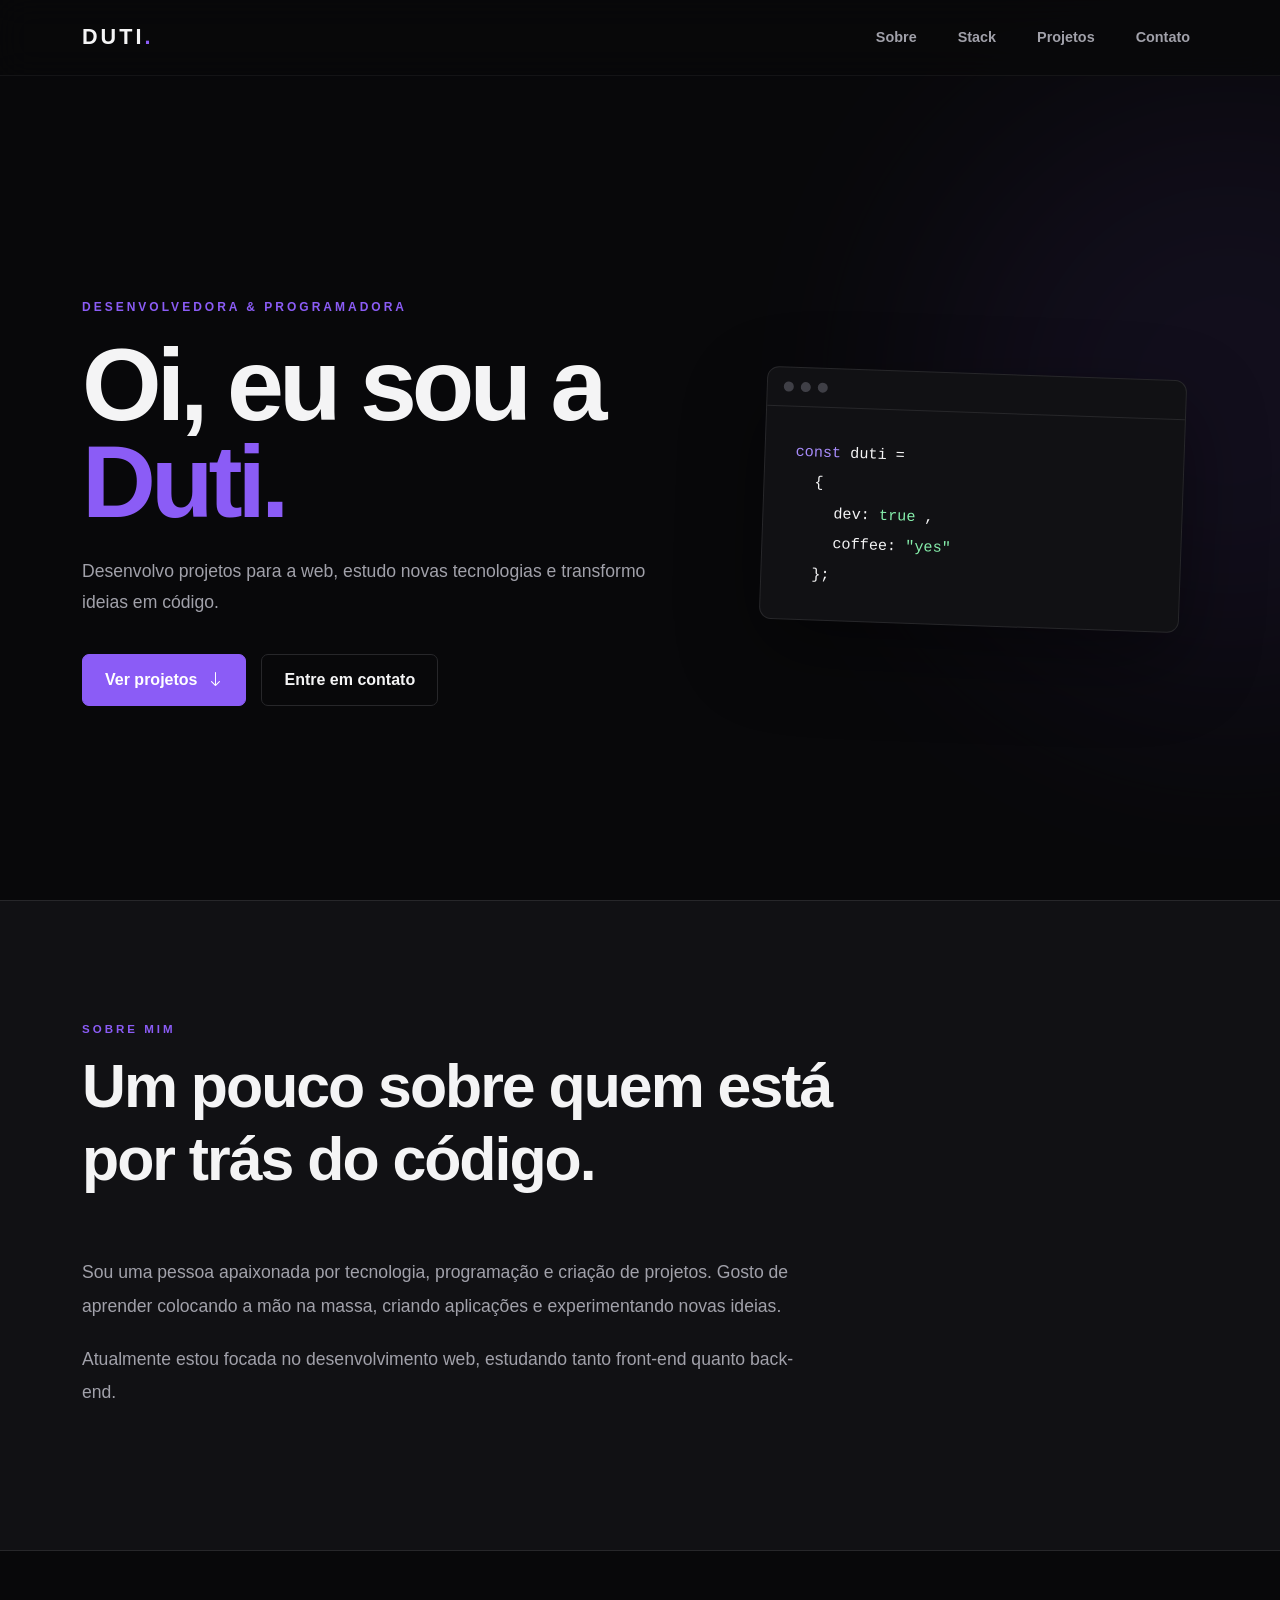
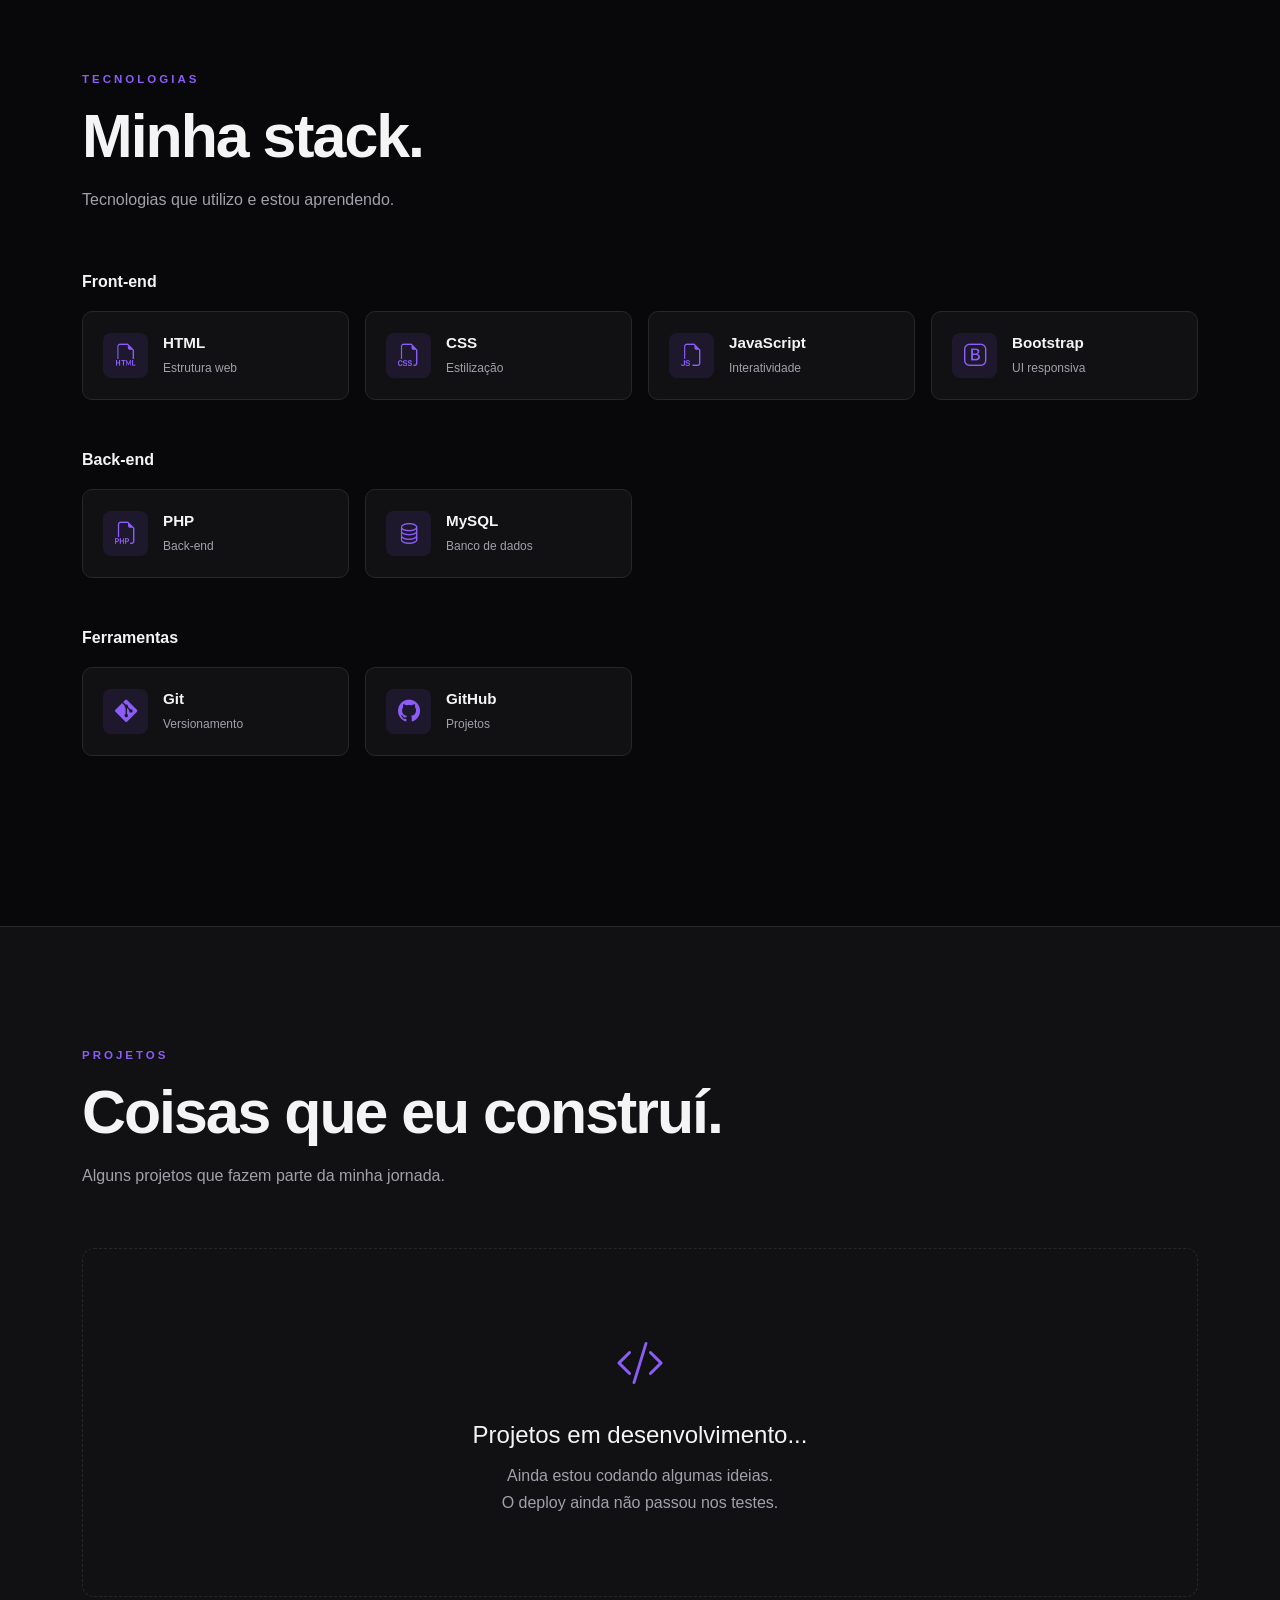
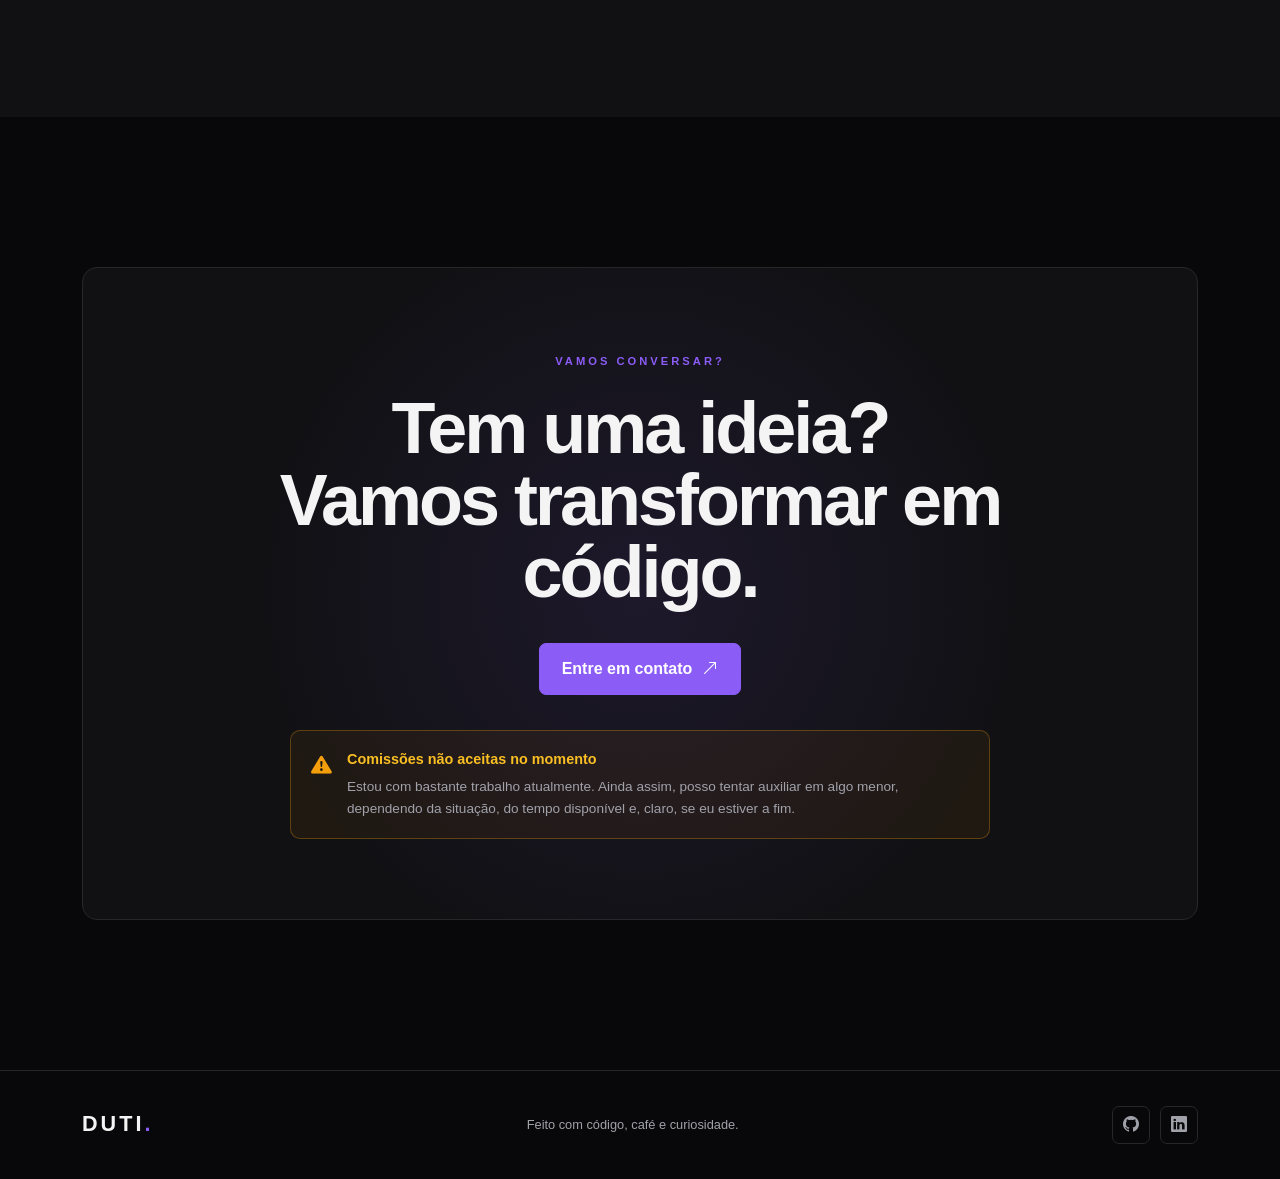
<file: index.html>
<!DOCTYPE html>
<html lang="pt-BR">

<head>

    <!-- Configurações básicas -->
    <meta charset="UTF-8">
    <meta name="viewport" content="width=device-width, initial-scale=1.0">

    <!-- SEO básico -->
    <meta
        name="description"
        content="Portfólio da Duti — desenvolvimento web, programação e projetos."
    >

    <title>Duti — Desenvolvedora</title>


    <!-- =====================================================
         BOOTSTRAP
         ===================================================== -->

    <link
        href="https://cdn.jsdelivr.net/npm/bootstrap@5.3.8/dist/css/bootstrap.min.css"
        rel="stylesheet"
    >


    <!-- =====================================================
         BOOTSTRAP ICONS
         ===================================================== -->

    <link
        rel="stylesheet"
        href="https://cdn.jsdelivr.net/npm/bootstrap-icons@1.13.1/font/bootstrap-icons.min.css"
    >


    <!-- =====================================================
         NOSSO CSS
         ===================================================== -->

    <link rel="stylesheet" href="style.css">

</head>


<body>


    <!-- =====================================================
         HEADER
         ===================================================== -->

    <header class="site-header">

        <nav class="navbar navbar-expand-lg">

            <div class="container">

                <!-- Logo -->

                <a href="#" class="navbar-brand logo">
                    DUTI<span>.</span>
                </a>


                <!-- Botão mobile -->

                <button
                    class="navbar-toggler"
                    type="button"
                    data-bs-toggle="collapse"
                    data-bs-target="#mainMenu"
                    aria-controls="mainMenu"
                    aria-expanded="false"
                    aria-label="Abrir menu"
                >

                    <i class="bi bi-list"></i>

                </button>


                <!-- Menu -->

                <div
                    class="collapse navbar-collapse"
                    id="mainMenu"
                >

                    <ul class="navbar-nav ms-auto">

                        <li class="nav-item">
                            <a
                                class="nav-link"
                                href="#sobre"
                            >
                                Sobre
                            </a>
                        </li>

                        <li class="nav-item">
                            <a
                                class="nav-link"
                                href="#stack"
                            >
                                Stack
                            </a>
                        </li>

                        <li class="nav-item">
                            <a
                                class="nav-link"
                                href="#projetos"
                            >
                                Projetos
                            </a>
                        </li>

                        <li class="nav-item">
                            <a
                                class="nav-link"
                                href="#contato"
                            >
                                Contato
                            </a>
                        </li>

                    </ul>

                </div>

            </div>

        </nav>

    </header>



    <!-- =====================================================
         HERO
         ===================================================== -->

    <main>

        <section class="hero">

            <div class="container">

                <div class="row align-items-center">

                    <!-- Texto -->

                    <div class="col-lg-7">

                        <span class="hero-label">
                            DESENVOLVEDORA & PROGRAMADORA
                        </span>


                        <h1 class="hero-title">

                            Oi, eu sou a
                            <span>Duti.</span>

                        </h1>


                        <p class="hero-description">

                            Desenvolvo projetos para a web,
                            estudo novas tecnologias e transformo
                            ideias em código.

                        </p>


                        <!-- Botões -->

                        <div class="hero-buttons">

                            <a
                                href="#projetos"
                                class="btn btn-main"
                            >
                                Ver projetos
                                <i class="bi bi-arrow-down"></i>
                            </a>


                            <a
                                href="#contato"
                                class="btn btn-outline-main"
                            >
                                Entre em contato
                            </a>

                        </div>

                    </div>


                    <!-- Elemento visual -->

                    <div class="col-lg-5">

                        <div class="hero-decoration">

                            <div class="code-window">

                                <div class="window-header">

                                    <span></span>
                                    <span></span>
                                    <span></span>

                                </div>


                                <div class="code-content">

                                    <p>
                                        <span class="code-purple">
                                            const
                                        </span>

                                        duti =
                                    </p>

                                    <p class="indent">

                                        {

                                    </p>

                                    <p class="indent-2">

                                        dev:
                                        <span class="code-string">
                                            true
                                        </span>,

                                    </p>

                                    <p class="indent-2">

                                        coffee:
                                        <span class="code-string">
                                            "yes"
                                        </span>

                                    </p>

                                    <p class="indent">

                                        };

                                    </p>

                                </div>

                            </div>

                        </div>

                    </div>

                </div>

            </div>

        </section>



        <!-- =================================================
             SOBRE
             ================================================= -->

        <section
            id="sobre"
            class="section about-section"
        >

            <div class="container">

                <div class="section-heading">

                    <span>
                        SOBRE MIM
                    </span>

                    <h2>
                        Um pouco sobre quem está por trás do código.
                    </h2>

                </div>


                <div class="row">

                    <div class="col-lg-8">

                        <p class="about-text">

                            Sou uma pessoa apaixonada por tecnologia,
                            programação e criação de projetos.

                            Gosto de aprender colocando a mão na massa,
                            criando aplicações e experimentando novas
                            ideias.

                        </p>


                        <p class="about-text">

                            Atualmente estou focada no desenvolvimento
                            web, estudando tanto front-end quanto
                            back-end.

                        </p>

                    </div>

                </div>

            </div>

        </section>



        <!-- =================================================
             STACK / TECNOLOGIAS
             ================================================= -->

        <section
            id="stack"
            class="section stack-section"
        >

            <div class="container">

                <div class="section-heading">

                    <span>
                        TECNOLOGIAS
                    </span>

                    <h2>
                        Minha stack.
                    </h2>

                    <p>
                        Tecnologias que utilizo e estou aprendendo.
                    </p>

                </div>


                <!-- Front-end -->

                <div class="stack-category">

                    <h3>
                        Front-end
                    </h3>


                    <div class="row g-3">

                        <div class="col-md-6 col-lg-3">

                            <div class="tech-card">

                                <i class="bi bi-filetype-html"></i>

                                <div>
                                    <strong>HTML</strong>
                                    <small>Estrutura web</small>
                                </div>

                            </div>

                        </div>


                        <div class="col-md-6 col-lg-3">

                            <div class="tech-card">

                                <i class="bi bi-filetype-css"></i>

                                <div>
                                    <strong>CSS</strong>
                                    <small>Estilização</small>
                                </div>

                            </div>

                        </div>


                        <div class="col-md-6 col-lg-3">

                            <div class="tech-card">

                                <i class="bi bi-filetype-js"></i>

                                <div>
                                    <strong>JavaScript</strong>
                                    <small>Interatividade</small>
                                </div>

                            </div>

                        </div>


                        <div class="col-md-6 col-lg-3">

                            <div class="tech-card">

                                <i class="bi bi-bootstrap"></i>

                                <div>
                                    <strong>Bootstrap</strong>
                                    <small>UI responsiva</small>
                                </div>

                            </div>

                        </div>

                    </div>

                </div>



                <!-- Back-end -->

                <div class="stack-category">

                    <h3>
                        Back-end
                    </h3>


                    <div class="row g-3">

                        <div class="col-md-6 col-lg-3">

                            <div class="tech-card">

                                <i class="bi bi-filetype-php"></i>

                                <div>
                                    <strong>PHP</strong>
                                    <small>Back-end</small>
                                </div>

                            </div>

                        </div>


                        <div class="col-md-6 col-lg-3">

                            <div class="tech-card">

                                <i class="bi bi-database"></i>

                                <div>
                                    <strong>MySQL</strong>
                                    <small>Banco de dados</small>
                                </div>

                            </div>

                        </div>

                    </div>

                </div>



                <!-- Ferramentas -->

                <div class="stack-category">

                    <h3>
                        Ferramentas
                    </h3>


                    <div class="row g-3">

                        <div class="col-md-6 col-lg-3">

                            <div class="tech-card">

                                <i class="bi bi-git"></i>

                                <div>
                                    <strong>Git</strong>
                                    <small>Versionamento</small>
                                </div>

                            </div>

                        </div>


                        <div class="col-md-6 col-lg-3">

                            <div class="tech-card">

                                <i class="bi bi-github"></i>

                                <div>
                                    <strong>GitHub</strong>
                                    <small>Projetos</small>
                                </div>

                            </div>

                        </div>

                    </div>

                </div>

            </div>

        </section>



        <!-- =================================================
             PROJETOS
             ================================================= -->

<!-- =================================================
     PROJETOS
     ================================================= -->

<section id="projetos" class="section projects-section">

    <div class="container">

        <div class="section-heading">

            <span>PROJETOS</span>

            <h2>Coisas que eu construí.</h2>

            <p>
                Alguns projetos que fazem parte da minha jornada.
            </p>

        </div>


        <!-- =================================================
     PROJETOS — EM DESENVOLVIMENTO
     ================================================= -->

<div class="projects-empty">

    <i class="bi bi-code-slash"></i>

    <h3>
        Projetos em desenvolvimento...
    </h3>

    <p>
        Ainda estou codando algumas ideias.
        <br>
        O deploy ainda não passou nos testes. 
    </p>

</div>

        <!-- =================================================
             MODELO DE PROJETO

             Quando tiver um projeto interessante,
             copie este bloco e preencha as informações.

             Depois é só remover os comentários.
             ================================================= -->

        <!--

        <div class="row g-4">

            <div class="col-md-6">

                <article class="project-card">

                    <div class="project-image">

                        <img
                            src="assets/projetos/NOME-DA-IMAGEM.png"
                            alt="Descrição do projeto"
                        >

                    </div>


                    <div class="project-content">

                        <span class="project-type">
                            WEB
                        </span>

                        <h3>
                            Nome do projeto
                        </h3>

                        <p>
                            Descrição curta explicando
                            o que o projeto faz.
                        </p>


                        <div class="project-tech">

                            <span>HTML</span>
                            <span>CSS</span>
                            <span>JavaScript</span>

                        </div>


                        <div class="project-links">

                            <a
                                href="#"
                                class="project-link"
                                target="_blank"
                            >
                                Ver projeto
                                <i class="bi bi-arrow-up-right"></i>
                            </a>


                            <a
                                href="#"
                                class="project-link github-link"
                                target="_blank"
                            >
                                GitHub
                                <i class="bi bi-github"></i>
                            </a>

                        </div>

                    </div>

                </article>

            </div>

        </div>

        <--


        <!-- =================================================
             FUTUROS PROJETOS
             =================================================

             Adicione novos cards acima quando tiver
             projetos que realmente queira mostrar.

             ================================================= -->

    </div>

</section>



        <!-- =================================================
             CONTATO
             ================================================= -->

        <section
            id="contato"
            class="section contact-section"
        >

            <div class="container">

                <div class="contact-box">

                    <span>
                        VAMOS CONVERSAR?
                    </span>

                    <h2>
                        Tem uma ideia?
                        <br>
                        Vamos transformar em código.
                    </h2>


                    <a
                        href="contato.html"
                        class="btn btn-main"
                    >
                        Entre em contato
                        <i class="bi bi-arrow-up-right"></i>
                    </a>

                    <!-- =================================================
     AVISO DE COMISSÕES
     ================================================= -->

    <div class="contact-notice">

    <i class="bi bi-exclamation-triangle-fill"></i>

    <div>

        <strong>
            Comissões não aceitas no momento
        </strong>

        <p>
            Estou com bastante trabalho atualmente.
            Ainda assim, posso tentar auxiliar em algo menor,
            dependendo da situação, do tempo disponível e,
            claro, se eu estiver a fim. 
        </p>

    </div>
                </div>

                

    </div>

            </div>

        </section>

    </main>



    <!-- =====================================================
         FOOTER
         ===================================================== -->

    <footer class="site-footer">

        <div class="container">

            <div class="footer-content">

                <span class="logo">
                    DUTI<span>.</span>
                </span>

                <p>
                    Feito com código, café e curiosidade.
                </p>

                <div class="social-links">

                    <a href="#" aria-label="GitHub">
                        <i class="bi bi-github"></i>
                    </a>

                    <a href="#" aria-label="LinkedIn">
                        <i class="bi bi-linkedin"></i>
                    </a>

                </div>

            </div>

        </div>

    </footer>



    <!-- =====================================================
         BOOTSTRAP JS
         ===================================================== -->

    <script
        src="https://cdn.jsdelivr.net/npm/bootstrap@5.3.8/dist/js/bootstrap.bundle.min.js">
    </script>


    <!-- =====================================================
         NOSSO JAVASCRIPT
         ===================================================== -->

    <script src="script.js"></script>

</body>

</html>
</file>
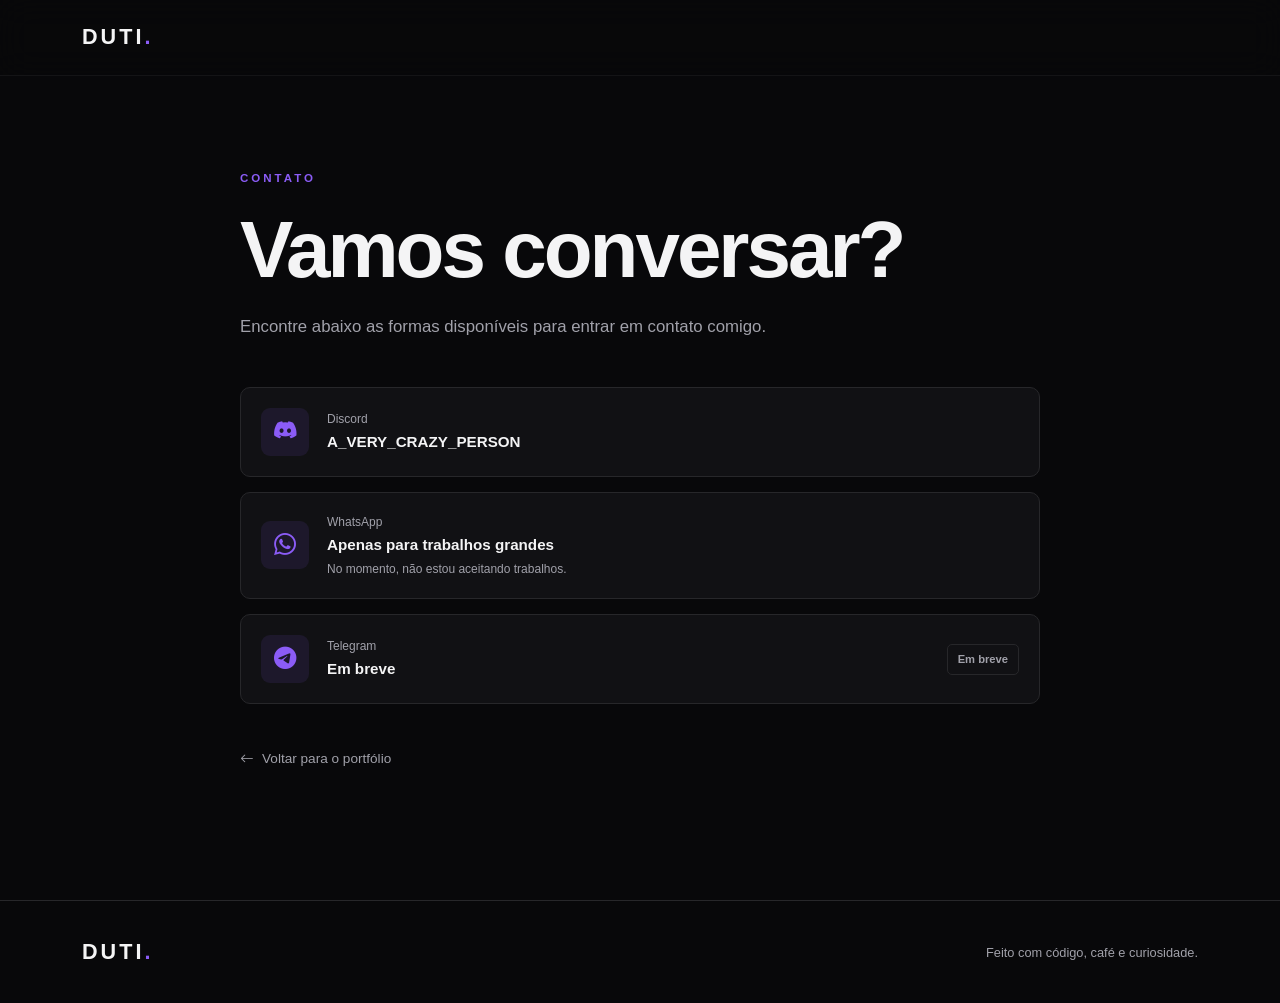
<file: contato.html>
<!DOCTYPE html>
<html lang="pt-BR">

<head>

    <!-- Configurações básicas -->

    <meta charset="UTF-8">

    <meta
        name="viewport"
        content="width=device-width, initial-scale=1.0"
    >

    <title>Contato — Duti</title>


    <!-- Bootstrap -->

    <link
        href="https://cdn.jsdelivr.net/npm/bootstrap@5.3.8/dist/css/bootstrap.min.css"
        rel="stylesheet"
    >


    <!-- Bootstrap Icons -->

    <link
        rel="stylesheet"
        href="https://cdn.jsdelivr.net/npm/bootstrap-icons@1.13.1/font/bootstrap-icons.min.css"
    >


    <!-- CSS -->

    <link
        rel="stylesheet"
        href="style.css"
    >

</head>


<body>


    <!-- =================================================
         HEADER
         ================================================= -->

    <header class="site-header">

        <nav class="navbar">

            <div class="container">

                <a
                    href="index.html"
                    class="logo"
                >
                    DUTI<span>.</span>
                </a>

            </div>

        </nav>

    </header>



    <!-- =================================================
         CONTEÚDO
         ================================================= -->

    <main>

        <section class="contact-page">

            <div class="container">

                <div class="contact-page-content">


                    <!-- Título -->

                    <span class="contact-page-label">
                        CONTATO
                    </span>


                    <h1>
                        Vamos conversar?
                    </h1>


                    <p class="contact-page-description">
                        Encontre abaixo as formas disponíveis
                        para entrar em contato comigo.
                    </p>



                    <!-- =================================================
                         DISCORD
                         ================================================= -->

                    <div class="contact-method">

                        <div class="contact-method-icon">

                            <i class="bi bi-discord"></i>

                        </div>


                        <div class="contact-method-info">

                            <span>
                                Discord
                            </span>

                            <strong>
                                A_VERY_CRAZY_PERSON
                            </strong>

                        </div>

                    </div>



                    <!-- =================================================
                         WHATSAPP
                         ================================================= -->

                    <div class="contact-method">

                        <div class="contact-method-icon">

                            <i class="bi bi-whatsapp"></i>

                        </div>


                        <div class="contact-method-info">

                            <span>
                                WhatsApp
                            </span>

                            <strong>
                                Apenas para trabalhos grandes
                            </strong>

                            <small>
                                No momento, não estou aceitando
                                trabalhos.
                            </small>

                        </div>


                        <!--

                        Para ativar o WhatsApp:

                        1. Remova os comentários deste link.
                        2. Troque SEUNUMERO pelo número completo.

                        Exemplo:

                        https://wa.me/5551999999999

                        -->

                        <!--

                        <a
                            href="https://wa.me/SEUNUMERO"
                            class="contact-method-link"
                            target="_blank"
                            rel="noopener noreferrer"
                        >

                            WhatsApp

                            <i class="bi bi-arrow-up-right"></i>

                        </a>

                        -->

                    </div>



                    <!-- =================================================
                         TELEGRAM
                         ================================================= -->

                    <div class="contact-method">

                        <div class="contact-method-icon">

                            <i class="bi bi-telegram"></i>

                        </div>


                        <div class="contact-method-info">

                            <span>
                                Telegram
                            </span>

                            <strong>
                                Em breve
                            </strong>

                        </div>


                        <span class="contact-status">
                            Em breve
                        </span>

                    </div>



                    <!-- =================================================
                         VOLTAR
                         ================================================= -->

                    <a
                        href="index.html"
                        class="contact-back"
                    >

                        <i class="bi bi-arrow-left"></i>

                        Voltar para o portfólio

                    </a>

                </div>

            </div>

        </section>

    </main>



    <!-- =================================================
         FOOTER
         ================================================= -->

    <footer class="site-footer">

        <div class="container">

            <div class="footer-content">

                <span class="logo">
                    DUTI<span>.</span>
                </span>

                <p>
                    Feito com código, café e curiosidade.
                </p>

            </div>

        </div>

    </footer>

</body>

</html>
</file>
<file: style.css>
/* =========================================================
   VARIÁVEIS DO PROJETO
   ========================================================= */

:root {

    /* Cores principais */
    --bg: #08080a;
    --surface: #111114;
    --card: #17171b;

    /* Textos */
    --text: #f4f4f5;
    --muted: #a1a1aa;

    /* Bordas */
    --border: #27272a;

    /* Cor principal da identidade */
    --accent: #8b5cf6;
    --accent-hover: #a78bfa;

}


/* =========================================================
   CONFIGURAÇÕES GERAIS
   ========================================================= */

* {
    margin: 0;
    padding: 0;
    box-sizing: border-box;
}

html {
    scroll-behavior: smooth;
}

body {

    background: var(--bg);
    color: var(--text);

    font-family:
        Arial,
        Helvetica,
        sans-serif;

    overflow-x: hidden;
}


/* Seleção de texto */

::selection {
    background: var(--accent);
    color: white;
}


/* =========================================================
   HEADER
   ========================================================= */

.site-header {

    position: fixed;

    top: 0;
    left: 0;

    width: 100%;

    z-index: 1000;

    background: rgba(8, 8, 10, 0.75);

    border-bottom: 1px solid rgba(255, 255, 255, 0.05);

    backdrop-filter: blur(16px);

}


/* Navbar */

.navbar {
    min-height: 75px;
}


/* Logo */

.logo {

    color: var(--text) !important;

    font-size: 1.35rem;

    font-weight: 900;

    letter-spacing: 3px;

    text-decoration: none;

}


/* Ponto da logo */

.logo span {
    color: var(--accent);
}


/* Botão mobile */

.navbar-toggler {

    border: 1px solid var(--border);

    color: var(--text);

    padding: 8px 12px;

}


/* Remove a aparência padrão do botão */

.navbar-toggler:focus {
    box-shadow: none;
}


/* Ícone do botão */

.navbar-toggler i {
    font-size: 1.4rem;
}


/* Links */

.nav-link {

    position: relative;

    color: var(--muted) !important;

    font-size: 0.9rem;

    font-weight: 600;

    margin-left: 25px;

    transition: color 0.2s ease;

}


/* Hover dos links */

.nav-link:hover {
    color: var(--text) !important;
}


/* Pequena linha abaixo do link */

.nav-link::after {

    content: "";

    position: absolute;

    left: 0;
    bottom: 3px;

    width: 0;
    height: 2px;

    background: var(--accent);

    transition: width 0.2s ease;

}


/* Mostra a linha */

.nav-link:hover::after {
    width: 100%;
}


/* =========================================================
   HERO
   ========================================================= */

.hero {

    position: relative;

    min-height: 100vh;

    display: flex;

    align-items: center;

    padding-top: 100px;

    overflow: hidden;

}


/*
   Brilho roxo no fundo.
*/

.hero::before {

    content: "";

    position: absolute;

    width: 600px;
    height: 600px;

    top: 10%;
    right: -250px;

    background: var(--accent);

    opacity: 0.08;

    filter: blur(120px);

    border-radius: 50%;

    pointer-events: none;

}


/* Conteúdo do Hero */

.hero .container {
    position: relative;
    z-index: 1;
}


/* Texto pequeno */

.hero-label {

    display: inline-block;

    margin-bottom: 20px;

    color: var(--accent);

    font-size: 0.75rem;

    font-weight: 800;

    letter-spacing: 3px;

}


/* Título */

.hero-title {

    max-width: 800px;

    margin-bottom: 25px;

    color: var(--text);

    font-size: clamp(
        3.5rem,
        8vw,
        7rem
    );

    font-weight: 900;

    line-height: 0.95;

    letter-spacing: -5px;

}


/* Nome Duti */

.hero-title span {
    display: block;

    color: var(--accent);
}


/* Descrição */

.hero-description {

    max-width: 600px;

    margin-bottom: 35px;

    color: var(--muted);

    font-size: 1.1rem;

    line-height: 1.8;

}


/* =========================================================
   BOTÕES
   ========================================================= */

.hero-buttons {

    display: flex;

    align-items: center;

    gap: 15px;

}


/* Botão principal */

.btn-main {

    display: inline-flex;

    align-items: center;

    gap: 10px;

    padding: 13px 22px;

    border: 1px solid var(--accent);

    border-radius: 7px;

    background: var(--accent);

    color: white;

    font-weight: 700;

    text-decoration: none;

    transition:
        background 0.2s ease,
        transform 0.2s ease,
        box-shadow 0.2s ease;

}


/* Hover */

.btn-main:hover {

    background: var(--accent-hover);

    color: white;

    transform: translateY(-3px);

    box-shadow:
        0 10px 30px
        rgba(139, 92, 246, 0.2);

}


/* Botão secundário */

.btn-outline-main {

    padding: 13px 22px;

    border: 1px solid var(--border);

    border-radius: 7px;

    color: var(--text);

    font-weight: 700;

    transition:
        border-color 0.2s ease,
        color 0.2s ease,
        background 0.2s ease;

}


/* Hover */

.btn-outline-main:hover {

    border-color: var(--accent);

    color: var(--accent-hover);

    background: rgba(139, 92, 246, 0.05);

}


/* =========================================================
   JANELA DE CÓDIGO
   ========================================================= */

.hero-decoration {

    display: flex;

    justify-content: center;

    align-items: center;

}


/* Janela */

.code-window {

    width: 100%;

    max-width: 420px;

    overflow: hidden;

    border: 1px solid var(--border);

    border-radius: 12px;

    background: var(--surface);

    box-shadow:
        0 30px 80px
        rgba(0, 0, 0, 0.4);

    transform: rotate(2deg);

    transition: transform 0.3s ease;

}


/* Ao passar o mouse */

.code-window:hover {
    transform: rotate(0deg) translateY(-5px);
}


/* Barra superior */

.window-header {

    display: flex;

    gap: 7px;

    padding: 14px 16px;

    border-bottom: 1px solid var(--border);

}


/* Bolinhas */

.window-header span {

    width: 10px;
    height: 10px;

    border-radius: 50%;

    background: #3f3f46;

}


/* Área do código */

.code-content {

    padding: 30px;

    font-family:
        "Courier New",
        monospace;

    font-size: 0.95rem;

    line-height: 2;

}


/* Remove margem dos parágrafos */

.code-content p {
    margin: 0;
}


/* Indentação */

.indent {
    padding-left: 20px;
}

.indent-2 {
    padding-left: 40px;
}


/* Cor roxa */

.code-purple {
    color: var(--accent-hover);
}


/* Strings */

.code-string {
    color: #86efac;
}


/* =========================================================
   SEÇÕES
   ========================================================= */

.section {

    padding: 120px 0;

}


/* Cabeçalho de seção */

.section-heading {

    max-width: 800px;

    margin-bottom: 60px;

}


/* Label */

.section-heading > span {

    display: block;

    margin-bottom: 12px;

    color: var(--accent);

    font-size: 0.72rem;

    font-weight: 800;

    letter-spacing: 3px;

}


/* Título */

.section-heading h2 {

    margin-bottom: 15px;

    color: var(--text);

    font-size: clamp(
        2.2rem,
        5vw,
        3.8rem
    );

    font-weight: 800;

    letter-spacing: -2px;

}


/* Texto */

.section-heading p {

    margin: 0;

    color: var(--muted);

}


/* =========================================================
   SOBRE
   ========================================================= */

.about-section {

    background: var(--surface);

    border-top: 1px solid var(--border);

    border-bottom: 1px solid var(--border);

}


/* Texto */

.about-text {

    margin-bottom: 20px;

    color: var(--muted);

    font-size: 1.1rem;

    line-height: 1.9;

}


/* =========================================================
   STACK
   ========================================================= */

.stack-category {

    margin-bottom: 50px;

}


/* Nome da categoria */

.stack-category h3 {

    margin-bottom: 20px;

    color: var(--text);

    font-size: 1rem;

    font-weight: 700;

}


/* =========================================================
   CARD DE TECNOLOGIA
   ========================================================= */

.tech-card {

    height: 100%;

    display: flex;

    align-items: center;

    gap: 15px;

    padding: 20px;

    border: 1px solid var(--border);

    border-radius: 10px;

    background: var(--surface);

    transition:
        transform 0.2s ease,
        border-color 0.2s ease,
        background 0.2s ease;

}


/* Hover */

.tech-card:hover {

    transform: translateY(-4px);

    border-color:
        rgba(139, 92, 246, 0.5);

    background:
        rgba(139, 92, 246, 0.04);

}


/* Ícone */

.tech-card > i {

    display: flex;

    align-items: center;
    justify-content: center;

    width: 45px;
    height: 45px;

    border-radius: 8px;

    background:
        rgba(139, 92, 246, 0.1);

    color: var(--accent);

    font-size: 1.4rem;

}


/* Nome */

.tech-card strong {

    display: block;

    color: var(--text);

    font-size: 0.95rem;

}


/* Descrição */

.tech-card small {

    color: var(--muted);

    font-size: 0.75rem;

}


/* =========================================================
   PROJETOS
   ========================================================= */

.projects-section {

    background: var(--surface);

    border-top: 1px solid var(--border);

}


/* Card */

.project-card {

    height: 100%;

    overflow: hidden;

    border: 1px solid var(--border);

    border-radius: 12px;

    background: var(--bg);

    transition:
        transform 0.25s ease,
        border-color 0.25s ease;

}


/* Hover */

.project-card:hover {

    transform: translateY(-6px);

    border-color:
        rgba(139, 92, 246, 0.5);

}


/* Imagem */

.project-image {

    height: 260px;

    display: flex;

    align-items: center;
    justify-content: center;

    background:

        radial-gradient(
            circle at center,
            rgba(139, 92, 246, 0.15),
            transparent 60%
        ),

        #0c0c0f;

}


/* Placeholder */

.project-placeholder {

    color:
        rgba(255, 255, 255, 0.08);

    font-size: 3rem;

    font-weight: 900;

    letter-spacing: 5px;

}


/* Conteúdo */

.project-content {

    padding: 28px;

}


/* Tipo */

.project-type {

    color: var(--accent);

    font-size: 0.7rem;

    font-weight: 800;

    letter-spacing: 2px;

}


/* Título */

.project-content h3 {

    margin: 10px 0;

    color: var(--text);

    font-size: 1.4rem;

}


/* Descrição */

.project-content p {

    color: var(--muted);

    line-height: 1.7;

}


/* Tecnologias */

.project-tech {

    display: flex;

    flex-wrap: wrap;

    gap: 8px;

    margin: 20px 0;

}


/* Badge */

.project-tech span {

    padding: 5px 10px;

    border: 1px solid var(--border);

    border-radius: 5px;

    color: var(--muted);

    font-size: 0.7rem;

}


/* Link */

.project-link {

    display: inline-flex;

    align-items: center;

    gap: 8px;

    color: var(--accent-hover);

    font-size: 0.9rem;

    font-weight: 700;

    text-decoration: none;

}


/* Hover */

.project-link:hover {
    color: white;
}


/* =========================================================
   CONTATO
   ========================================================= */

.contact-section {

    padding: 150px 0;

}


/* Caixa */

.contact-box {

    position: relative;

    overflow: hidden;

    padding: 80px 40px;

    border: 1px solid var(--border);

    border-radius: 15px;

    text-align: center;

    background:

        radial-gradient(
            circle at center,
            rgba(139, 92, 246, 0.1),
            transparent 60%
        ),

        var(--surface);

}


/* Label */

.contact-box > span {

    color: var(--accent);

    font-size: 0.7rem;

    font-weight: 800;

    letter-spacing: 3px;

}


/* Título */

.contact-box h2 {

    max-width: 800px;

    margin: 20px auto 35px;

    color: var(--text);

    font-size: clamp(
        2.3rem,
        6vw,
        4.5rem
    );

    font-weight: 900;

    line-height: 1;

    letter-spacing: -3px;

}


/* =========================================================
   FOOTER
   ========================================================= */

.site-footer {

    padding: 35px 0;

    border-top: 1px solid var(--border);

    background: var(--bg);

}


/* Conteúdo */

.footer-content {

    display: flex;

    align-items: center;

    justify-content: space-between;

    gap: 20px;

}


/* Texto */

.footer-content p {

    margin: 0;

    color: var(--muted);

    font-size: 0.8rem;

}


/* Redes sociais */

.social-links {

    display: flex;

    gap: 10px;

}


/* Links */

.social-links a {

    display: flex;

    align-items: center;
    justify-content: center;

    width: 38px;
    height: 38px;

    border: 1px solid var(--border);

    border-radius: 7px;

    color: var(--muted);

    text-decoration: none;

    transition:
        color 0.2s ease,
        border-color 0.2s ease;

}


/* Hover */

.social-links a:hover {

    color: var(--accent);

    border-color: var(--accent);

}


/* =========================================================
   RESPONSIVIDADE
   ========================================================= */

@media (max-width: 991px) {

    /* Menu mobile */

    .navbar-nav {

        padding: 20px 0;

    }

    .nav-link {

        margin-left: 0;

        padding: 10px 0 !important;

    }


    /* Hero */

    .hero {

        padding-top: 140px;

        padding-bottom: 80px;

    }


    /* Código */

    .hero-decoration {

        margin-top: 70px;

    }


    /* Título */

    .hero-title {

        letter-spacing: -3px;

    }

}


@media (max-width: 576px) {

    /* Seções */

    .section {

        padding: 90px 0;

    }


    /* Hero */

    .hero {

        min-height: auto;

    }


    /* Título */

    .hero-title {

        font-size: 3.5rem;

        letter-spacing: -3px;

    }


    /* Botões */

    .hero-buttons {

        flex-direction: column;

        align-items: stretch;

    }


    .hero-buttons .btn {

        text-align: center;

    }


    /* Janela de código */

    .code-window {

        transform: none;

    }


    /* Contato */

    .contact-box {

        padding: 60px 20px;

    }


    /* Footer */

    .footer-content {

        flex-direction: column;

        text-align: center;

    }

}



/* =================================================
   PROJETOS — ESTADO VAZIO
   ================================================= */

.projects-empty {

    padding: 80px 30px;

    border: 1px dashed var(--border);
    border-radius: 12px;

    background: var(--surface);

    text-align: center;

}


/* Ícone */

.projects-empty i {

    display: block;

    margin-bottom: 20px;

    color: var(--accent);

    font-size: 3rem;

}


/* Título */

.projects-empty h3 {

    margin-bottom: 12px;

    color: var(--text);

    font-size: 1.5rem;

}


/* Texto */

.projects-empty p {

    margin: 0;

    color: var(--muted);

    line-height: 1.7;

}




/* =================================================
   AVISO DE COMISSÕES
   ================================================= */

.contact-notice {

    max-width: 700px;

    display: flex;

    align-items: flex-start;

    gap: 15px;

    margin: 35px auto 0;

    padding: 18px 20px;

    border: 1px solid rgba(245, 158, 11, 0.3);

    border-radius: 10px;

    background: rgba(245, 158, 11, 0.06);

    text-align: left;

}


/* Ícone */

.contact-notice > i {

    flex-shrink: 0;

    color: #f59e0b;

    font-size: 1.3rem;

}


/* Título */

.contact-notice strong {

    display: block;

    margin-bottom: 5px;

    color: #fbbf24;

    font-size: 0.9rem;

}


/* Texto */

.contact-notice p {

    margin: 0;

    color: var(--muted);

    font-size: 0.85rem;

    line-height: 1.6;

}


/* =========================================================
   PÁGINA DE CONTATO
   ========================================================= */

.contact-page {

    min-height: 100vh;

    display: flex;

    align-items: center;

    padding: 140px 0 100px;

}


/* Conteúdo */

.contact-page-content {

    width: 100%;

    max-width: 800px;

    margin: 0 auto;

}


/* Label */

.contact-page-label {

    display: block;

    margin-bottom: 15px;

    color: var(--accent);

    font-size: 0.72rem;

    font-weight: 800;

    letter-spacing: 3px;

}


/* Título */

.contact-page h1 {

    margin-bottom: 15px;

    color: var(--text);

    font-size: clamp(3rem, 7vw, 5rem);

    font-weight: 900;

    letter-spacing: -3px;

}


/* Descrição */

.contact-page-description {

    margin-bottom: 45px;

    color: var(--muted);

    font-size: 1.05rem;

    line-height: 1.7;

}


/* =========================================================
   MÉTODOS DE CONTATO
   ========================================================= */

.contact-method {

    display: flex;

    align-items: center;

    gap: 18px;

    margin-bottom: 15px;

    padding: 20px;

    border: 1px solid var(--border);

    border-radius: 10px;

    background: var(--surface);

    transition:
        transform 0.2s ease,
        border-color 0.2s ease;

}


/* Hover */

.contact-method:hover {

    transform: translateX(5px);

    border-color:
        rgba(139, 92, 246, 0.5);

}


/* Ícone */

.contact-method-icon {

    flex-shrink: 0;

    display: flex;

    align-items: center;

    justify-content: center;

    width: 48px;
    height: 48px;

    border-radius: 9px;

    background:
        rgba(139, 92, 246, 0.1);

    color: var(--accent);

    font-size: 1.4rem;

}


/* Informações */

.contact-method-info {

    flex: 1;

}


.contact-method-info span {

    display: block;

    margin-bottom: 3px;

    color: var(--muted);

    font-size: 0.75rem;

}


.contact-method-info strong {

    display: block;

    color: var(--text);

    font-size: 0.95rem;

}


.contact-method-info small {

    display: block;

    margin-top: 4px;

    color: var(--muted);

    font-size: 0.75rem;

}


/* =========================================================
   LINK
   ========================================================= */

.contact-method-link {

    display: flex;

    align-items: center;

    gap: 7px;

    color: var(--accent-hover);

    font-size: 0.85rem;

    font-weight: 700;

    text-decoration: none;

}


.contact-method-link:hover {

    color: white;

}


/* =========================================================
   STATUS
   ========================================================= */

.contact-status {

    padding: 6px 10px;

    border: 1px solid var(--border);

    border-radius: 5px;

    color: var(--muted) !important;

    font-size: 0.7rem !important;

    font-weight: 700;

}


/* =========================================================
   VOLTAR
   ========================================================= */

.contact-back {

    display: inline-flex;

    align-items: center;

    gap: 8px;

    margin-top: 30px;

    color: var(--muted);

    font-size: 0.85rem;

    text-decoration: none;

    transition: color 0.2s ease;

}


.contact-back:hover {

    color: var(--text);

}


/* =========================================================
   MOBILE
   ========================================================= */

@media (max-width: 576px) {

    .contact-page {

        padding: 120px 20px 80px;

    }


    .contact-method {

        align-items: flex-start;

    }


    .contact-method-link,
    .contact-status {

        margin-left: auto;

    }

}
</file>
